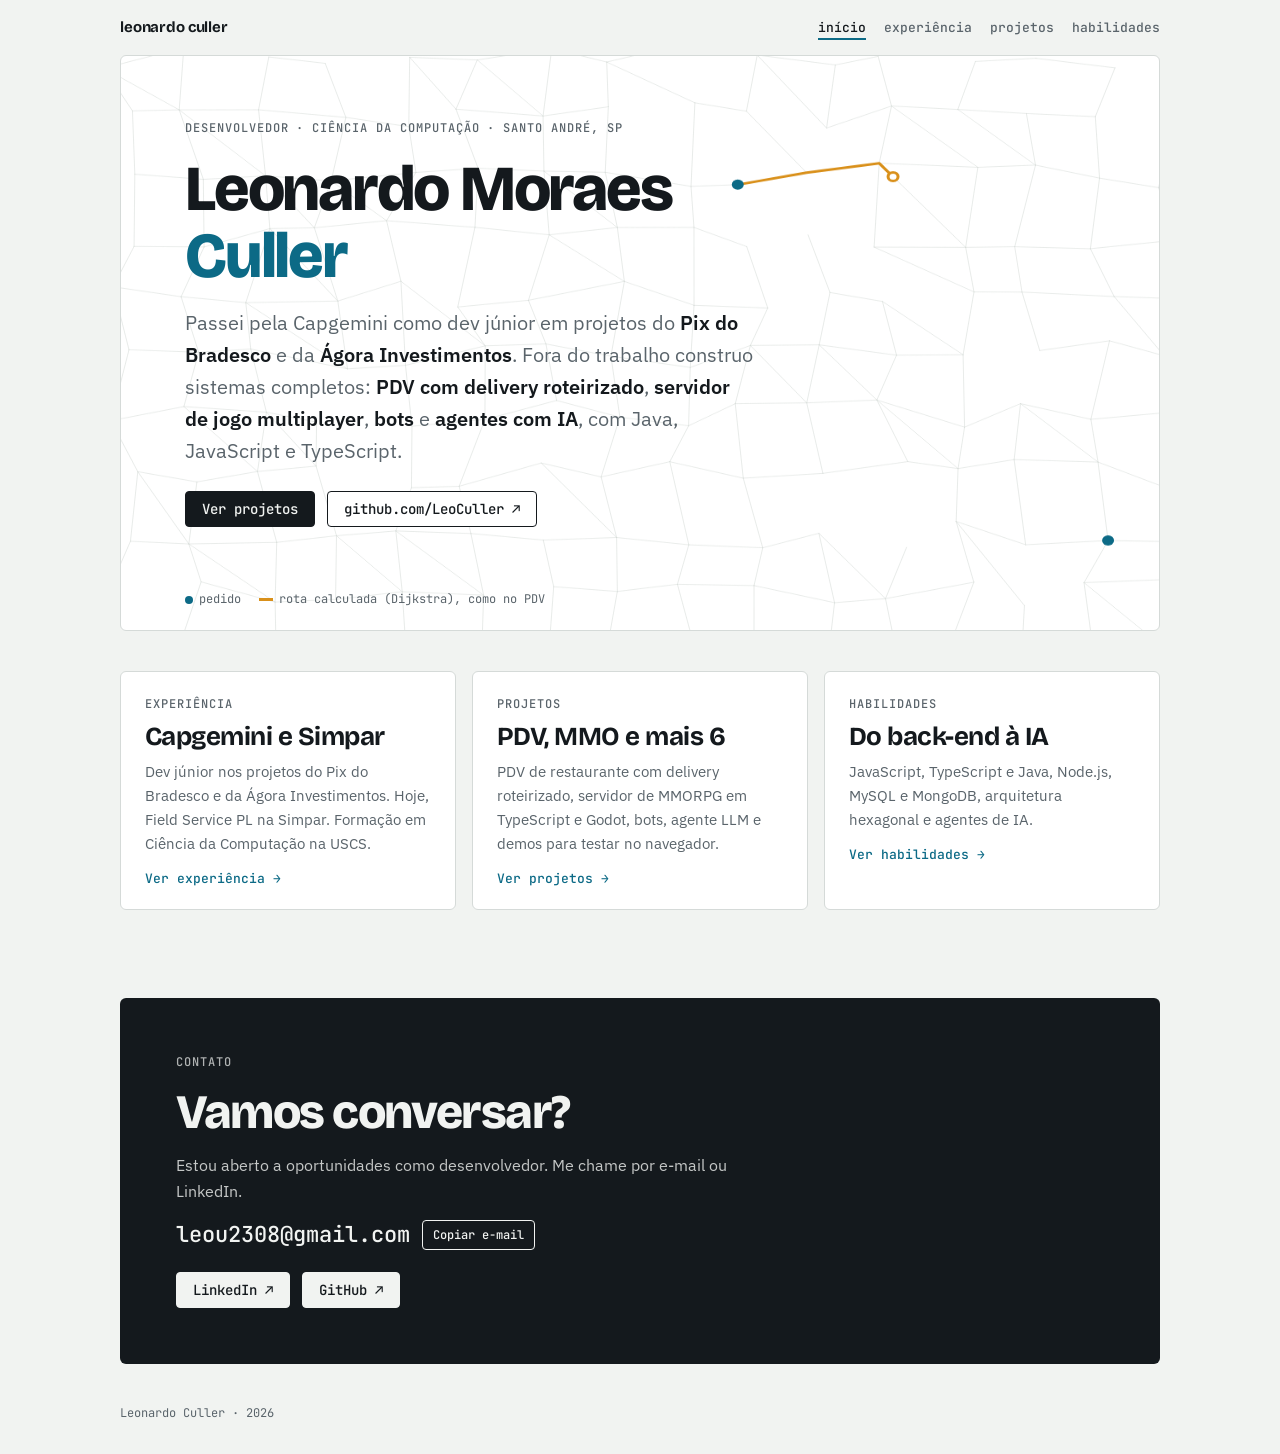
<file: index.html>
<!doctype html>
<html lang="pt-BR">
<head>
<meta charset="utf-8">
<meta name="viewport" content="width=device-width, initial-scale=1, viewport-fit=cover">
<title>Portifolio Leonardo Culler</title>
<meta name="description" content="Desenvolvedor e estudante de Ciência da Computação. Experiência em projetos do Pix do Bradesco e da Ágora Investimentos, além de sistemas próprios com Node.js, TypeScript e IA.">
<meta property="og:type" content="website">
<meta property="og:locale" content="pt_BR">
<meta property="og:site_name" content="Portifolio Leonardo Culler">
<meta property="og:title" content="Leonardo Moraes Culler | Portifolio">
<meta property="og:description" content="Desenvolvedor e estudante de Ciência da Computação. Experiência em projetos do Pix do Bradesco e da Ágora Investimentos, além de sistemas próprios com Node.js, TypeScript e IA.">
<meta property="og:url" content="https://leoculler.github.io/">
<meta property="og:image" content="https://leoculler.github.io/og.png">
<meta property="og:image:width" content="1200">
<meta property="og:image:height" content="630">
<meta name="twitter:card" content="summary_large_image">
<link rel="preconnect" href="https://fonts.googleapis.com">
<link rel="preconnect" href="https://fonts.gstatic.com" crossorigin>
<link rel="stylesheet" href="https://fonts.googleapis.com/css2?family=Bricolage+Grotesque:opsz,wght@12..96,500;12..96,700;12..96,800&family=IBM+Plex+Sans:wght@400;500;600&family=JetBrains+Mono:wght@400;500&display=swap">
<link rel="icon" href="favicon.svg?v=1" type="image/svg+xml">
<link rel="stylesheet" href="style.css?v=3">
</head>
<body>
<div class="wrap">
  <header class="top">
    <a class="mark" href="index.html">leonardo culler</a>
    <nav aria-label="Páginas">
      <a href="index.html" aria-current="page">início</a>
      <a href="experiencia.html">experiência</a>
      <a href="projetos.html">projetos</a>
      <a href="habilidades.html">habilidades</a>
    </nav>
  </header>

  <div class="hero">
    <canvas id="map" aria-hidden="true"></canvas>
    <div class="hero-text">
      <span class="label">Desenvolvedor · Ciência da Computação · Santo André, SP</span>
      <h1>Leonardo Moraes<br><span>Culler</span></h1>
      <p>Passei pela Capgemini como dev júnior em projetos do <strong>Pix do Bradesco</strong> e da <strong>Ágora Investimentos</strong>. Fora do trabalho construo sistemas completos: <strong>PDV com delivery roteirizado</strong>, <strong>servidor de jogo multiplayer</strong>, <strong>bots</strong> e <strong>agentes com IA</strong>, com Java, JavaScript e TypeScript.</p>
      <div class="cta">
        <a class="btn primary" href="projetos.html">Ver projetos</a>
        <a class="btn" href="https://github.com/LeoCuller" target="_blank" rel="noopener">github.com/LeoCuller ↗</a>
      </div>
    </div>
    <div class="legend"><span><i class="n"></i>pedido</span><span><i></i>rota calculada (Dijkstra), como no PDV</span></div>
  </div>

  <section class="home-tiles" aria-label="Seções do portfólio">
    <div class="tiles">
      <a class="tile" href="experiencia.html">
        <span class="label">Experiência</span>
        <h2>Capgemini e Simpar</h2>
        <p>Dev júnior nos projetos do Pix do Bradesco e da Ágora Investimentos. Hoje, Field Service PL na Simpar. Formação em Ciência da Computação na USCS.</p>
        <span class="go">Ver experiência →</span>
      </a>
      <a class="tile" href="projetos.html">
        <span class="label">Projetos</span>
        <h2>PDV, MMO e mais 6</h2>
        <p>PDV de restaurante com delivery roteirizado, servidor de MMORPG em TypeScript e Godot, bots, agente LLM e demos para testar no navegador.</p>
        <span class="go">Ver projetos →</span>
      </a>
      <a class="tile" href="habilidades.html">
        <span class="label">Habilidades</span>
        <h2>Do back-end à IA</h2>
        <p>JavaScript, TypeScript e Java, Node.js, MySQL e MongoDB, arquitetura hexagonal e agentes de IA.</p>
        <span class="go">Ver habilidades →</span>
      </a>
    </div>
  </section>

  <div class="contact" id="contato">
    <span class="label" style="color: inherit; opacity: .7;">Contato</span>
    <h2>Vamos conversar?</h2>
    <p>Estou aberto a oportunidades como desenvolvedor. Me chame por e-mail ou LinkedIn.</p>
    <div class="email"><span id="email">leou2308@gmail.com</span><button type="button" id="copy">Copiar e-mail</button></div>
    <div class="cta">
      <a class="btn" href="https://www.linkedin.com/in/leonardo-moraes-culler-07a629" target="_blank" rel="noopener">LinkedIn ↗</a>
      <a class="btn" href="https://github.com/LeoCuller" target="_blank" rel="noopener">GitHub ↗</a>
    </div>
  </div>
  <footer>Leonardo Culler · 2026</footer>
</div>
<script src="main.js?v=2"></script>
</body>
</html>
</file>
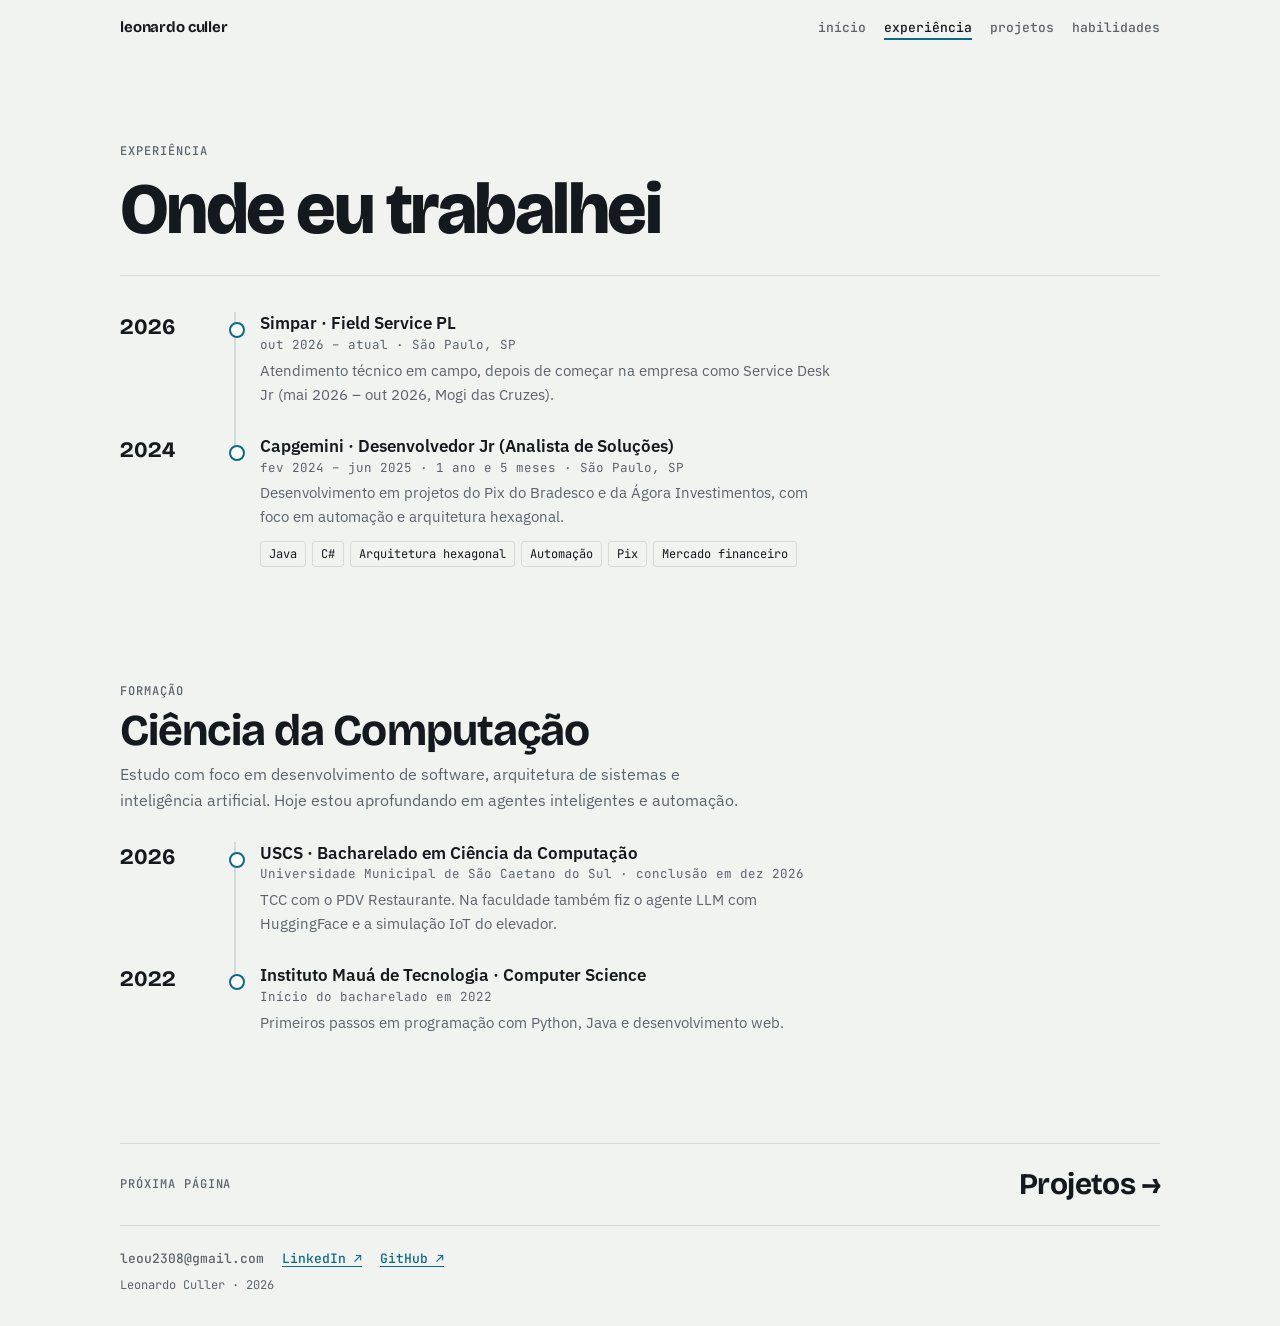
<file: experiencia.html>
<!doctype html>
<html lang="pt-BR">
<head>
<meta charset="utf-8">
<meta name="viewport" content="width=device-width, initial-scale=1, viewport-fit=cover">
<title>Experiência | Portifolio Leonardo Culler</title>
<meta name="description" content="Desenvolvedor e estudante de Ciência da Computação. Experiência em projetos do Pix do Bradesco e da Ágora Investimentos, além de sistemas próprios com Node.js, TypeScript e IA.">
<meta property="og:type" content="website">
<meta property="og:locale" content="pt_BR">
<meta property="og:site_name" content="Portifolio Leonardo Culler">
<meta property="og:title" content="Experiência | Leonardo Moraes Culler">
<meta property="og:description" content="Desenvolvedor e estudante de Ciência da Computação. Experiência em projetos do Pix do Bradesco e da Ágora Investimentos, além de sistemas próprios com Node.js, TypeScript e IA.">
<meta property="og:url" content="https://leoculler.github.io/experiencia.html">
<meta property="og:image" content="https://leoculler.github.io/og.png">
<meta property="og:image:width" content="1200">
<meta property="og:image:height" content="630">
<meta name="twitter:card" content="summary_large_image">
<link rel="preconnect" href="https://fonts.googleapis.com">
<link rel="preconnect" href="https://fonts.gstatic.com" crossorigin>
<link rel="stylesheet" href="https://fonts.googleapis.com/css2?family=Bricolage+Grotesque:opsz,wght@12..96,500;12..96,700;12..96,800&family=IBM+Plex+Sans:wght@400;500;600&family=JetBrains+Mono:wght@400;500&display=swap">
<link rel="icon" href="favicon.svg?v=1" type="image/svg+xml">
<link rel="stylesheet" href="style.css?v=3">
</head>
<body>
<div class="wrap">
  <header class="top">
    <a class="mark" href="index.html">leonardo culler</a>
    <nav aria-label="Páginas">
      <a href="index.html">início</a>
      <a href="experiencia.html" aria-current="page">experiência</a>
      <a href="projetos.html">projetos</a>
      <a href="habilidades.html">habilidades</a>
    </nav>
  </header>

  <section id="experiencia">
    <div class="page-head">
      <span class="label">Experiência</span>
      <h1>Onde eu trabalhei</h1>
    </div>
    <ol class="timeline">
      <li><span class="yr">2026</span><span class="dot"></span><div class="what">
        <h3>Simpar · Field Service PL</h3>
        <span class="when">out 2026 – atual · São Paulo, SP</span>
        <p>Atendimento técnico em campo, depois de começar na empresa como Service Desk Jr (mai 2026 – out 2026, Mogi das Cruzes).</p>
      </div></li>
      <li><span class="yr">2024</span><span class="dot"></span><div class="what">
        <h3>Capgemini · Desenvolvedor Jr (Analista de Soluções)</h3>
        <span class="when">fev 2024 – jun 2025 · 1 ano e 5 meses · São Paulo, SP</span>
        <p>Desenvolvimento em projetos do Pix do Bradesco e da Ágora Investimentos, com foco em automação e arquitetura hexagonal.</p>
        <div class="stack"><span>Java</span><span>C#</span><span>Arquitetura hexagonal</span><span>Automação</span><span>Pix</span><span>Mercado financeiro</span></div>
      </div></li>
    </ol>
  </section>

  <section id="formacao">
    <div class="sec-head">
      <span class="label">Formação</span>
      <h2>Ciência da Computação</h2>
      <p>Estudo com foco em desenvolvimento de software, arquitetura de sistemas e inteligência artificial. Hoje estou aprofundando em agentes inteligentes e automação.</p>
    </div>
    <ol class="timeline">
      <li><span class="yr">2026</span><span class="dot"></span><div class="what">
        <h3>USCS · Bacharelado em Ciência da Computação</h3>
        <span class="when">Universidade Municipal de São Caetano do Sul · conclusão em dez 2026</span>
        <p>TCC com o PDV Restaurante. Na faculdade também fiz o agente LLM com HuggingFace e a simulação IoT do elevador.</p>
      </div></li>
      <li><span class="yr">2022</span><span class="dot"></span><div class="what">
        <h3>Instituto Mauá de Tecnologia · Computer Science</h3>
        <span class="when">Início do bacharelado em 2022</span>
        <p>Primeiros passos em programação com Python, Java e desenvolvimento web.</p>
      </div></li>
    </ol>
  </section>

  <nav class="next" aria-label="Próxima página">
    <span class="label">Próxima página</span>
    <a href="projetos.html">Projetos →</a>
  </nav>
  <div class="foot-contact">
    <span>leou2308@gmail.com</span>
    <a href="https://www.linkedin.com/in/leonardo-moraes-culler-07a629" target="_blank" rel="noopener">LinkedIn ↗</a>
    <a href="https://github.com/LeoCuller" target="_blank" rel="noopener">GitHub ↗</a>
  </div>
  <footer>Leonardo Culler · 2026</footer>
</div>
<script src="main.js?v=2"></script>
</body>
</html>
</file>
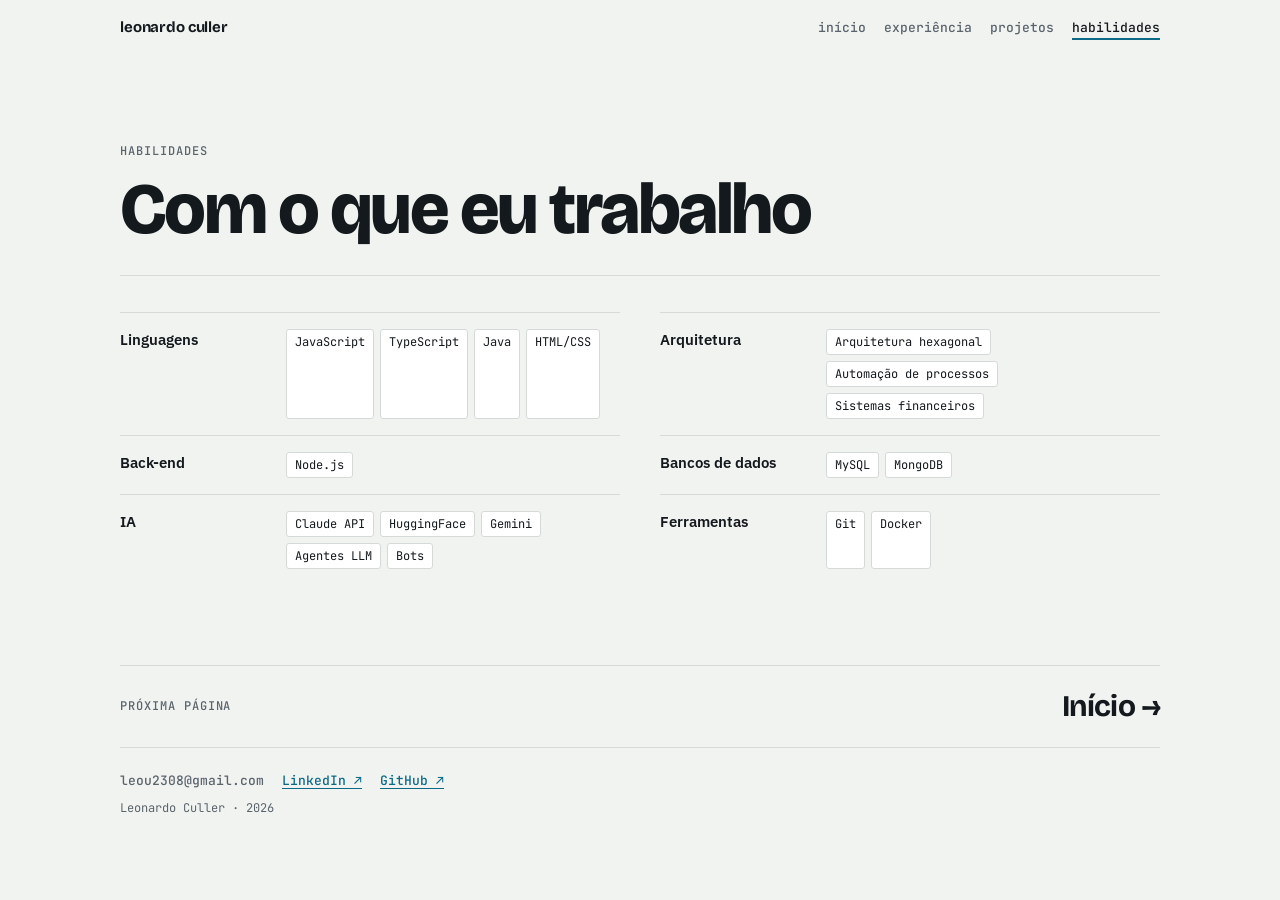
<file: habilidades.html>
<!doctype html>
<html lang="pt-BR">
<head>
<meta charset="utf-8">
<meta name="viewport" content="width=device-width, initial-scale=1, viewport-fit=cover">
<title>Habilidades | Portifolio Leonardo Culler</title>
<meta name="description" content="Desenvolvedor e estudante de Ciência da Computação. Experiência em projetos do Pix do Bradesco e da Ágora Investimentos, além de sistemas próprios com Node.js, TypeScript e IA.">
<meta property="og:type" content="website">
<meta property="og:locale" content="pt_BR">
<meta property="og:site_name" content="Portifolio Leonardo Culler">
<meta property="og:title" content="Habilidades | Leonardo Moraes Culler">
<meta property="og:description" content="Desenvolvedor e estudante de Ciência da Computação. Experiência em projetos do Pix do Bradesco e da Ágora Investimentos, além de sistemas próprios com Node.js, TypeScript e IA.">
<meta property="og:url" content="https://leoculler.github.io/habilidades.html">
<meta property="og:image" content="https://leoculler.github.io/og.png">
<meta property="og:image:width" content="1200">
<meta property="og:image:height" content="630">
<meta name="twitter:card" content="summary_large_image">
<link rel="preconnect" href="https://fonts.googleapis.com">
<link rel="preconnect" href="https://fonts.gstatic.com" crossorigin>
<link rel="stylesheet" href="https://fonts.googleapis.com/css2?family=Bricolage+Grotesque:opsz,wght@12..96,500;12..96,700;12..96,800&family=IBM+Plex+Sans:wght@400;500;600&family=JetBrains+Mono:wght@400;500&display=swap">
<link rel="icon" href="favicon.svg?v=1" type="image/svg+xml">
<link rel="stylesheet" href="style.css?v=3">
</head>
<body>
<div class="wrap">
  <header class="top">
    <a class="mark" href="index.html">leonardo culler</a>
    <nav aria-label="Páginas">
      <a href="index.html">início</a>
      <a href="experiencia.html">experiência</a>
      <a href="projetos.html">projetos</a>
      <a href="habilidades.html" aria-current="page">habilidades</a>
    </nav>
  </header>

  <section id="habilidades">
    <div class="page-head">
      <span class="label">Habilidades</span>
      <h1>Com o que eu trabalho</h1>
    </div>
    <div class="skills">
      <div class="skill"><h3>Linguagens</h3><div class="stack"><span>JavaScript</span><span>TypeScript</span><span>Java</span><span>HTML/CSS</span></div></div>
      <div class="skill"><h3>Arquitetura</h3><div class="stack"><span>Arquitetura hexagonal</span><span>Automação de processos</span><span>Sistemas financeiros</span></div></div>
      <div class="skill"><h3>Back-end</h3><div class="stack"><span>Node.js</span></div></div>
      <div class="skill"><h3>Bancos de dados</h3><div class="stack"><span>MySQL</span><span>MongoDB</span></div></div>
      <div class="skill"><h3>IA</h3><div class="stack"><span>Claude API</span><span>HuggingFace</span><span>Gemini</span><span>Agentes LLM</span><span>Bots</span></div></div>
      <div class="skill"><h3>Ferramentas</h3><div class="stack"><span>Git</span><span>Docker</span></div></div>
    </div>
  </section>

  <nav class="next" aria-label="Próxima página">
    <span class="label">Próxima página</span>
    <a href="index.html">Início →</a>
  </nav>
  <div class="foot-contact">
    <span>leou2308@gmail.com</span>
    <a href="https://www.linkedin.com/in/leonardo-moraes-culler-07a629" target="_blank" rel="noopener">LinkedIn ↗</a>
    <a href="https://github.com/LeoCuller" target="_blank" rel="noopener">GitHub ↗</a>
  </div>
  <footer>Leonardo Culler · 2026</footer>
</div>
<script src="main.js?v=2"></script>
</body>
</html>
</file>
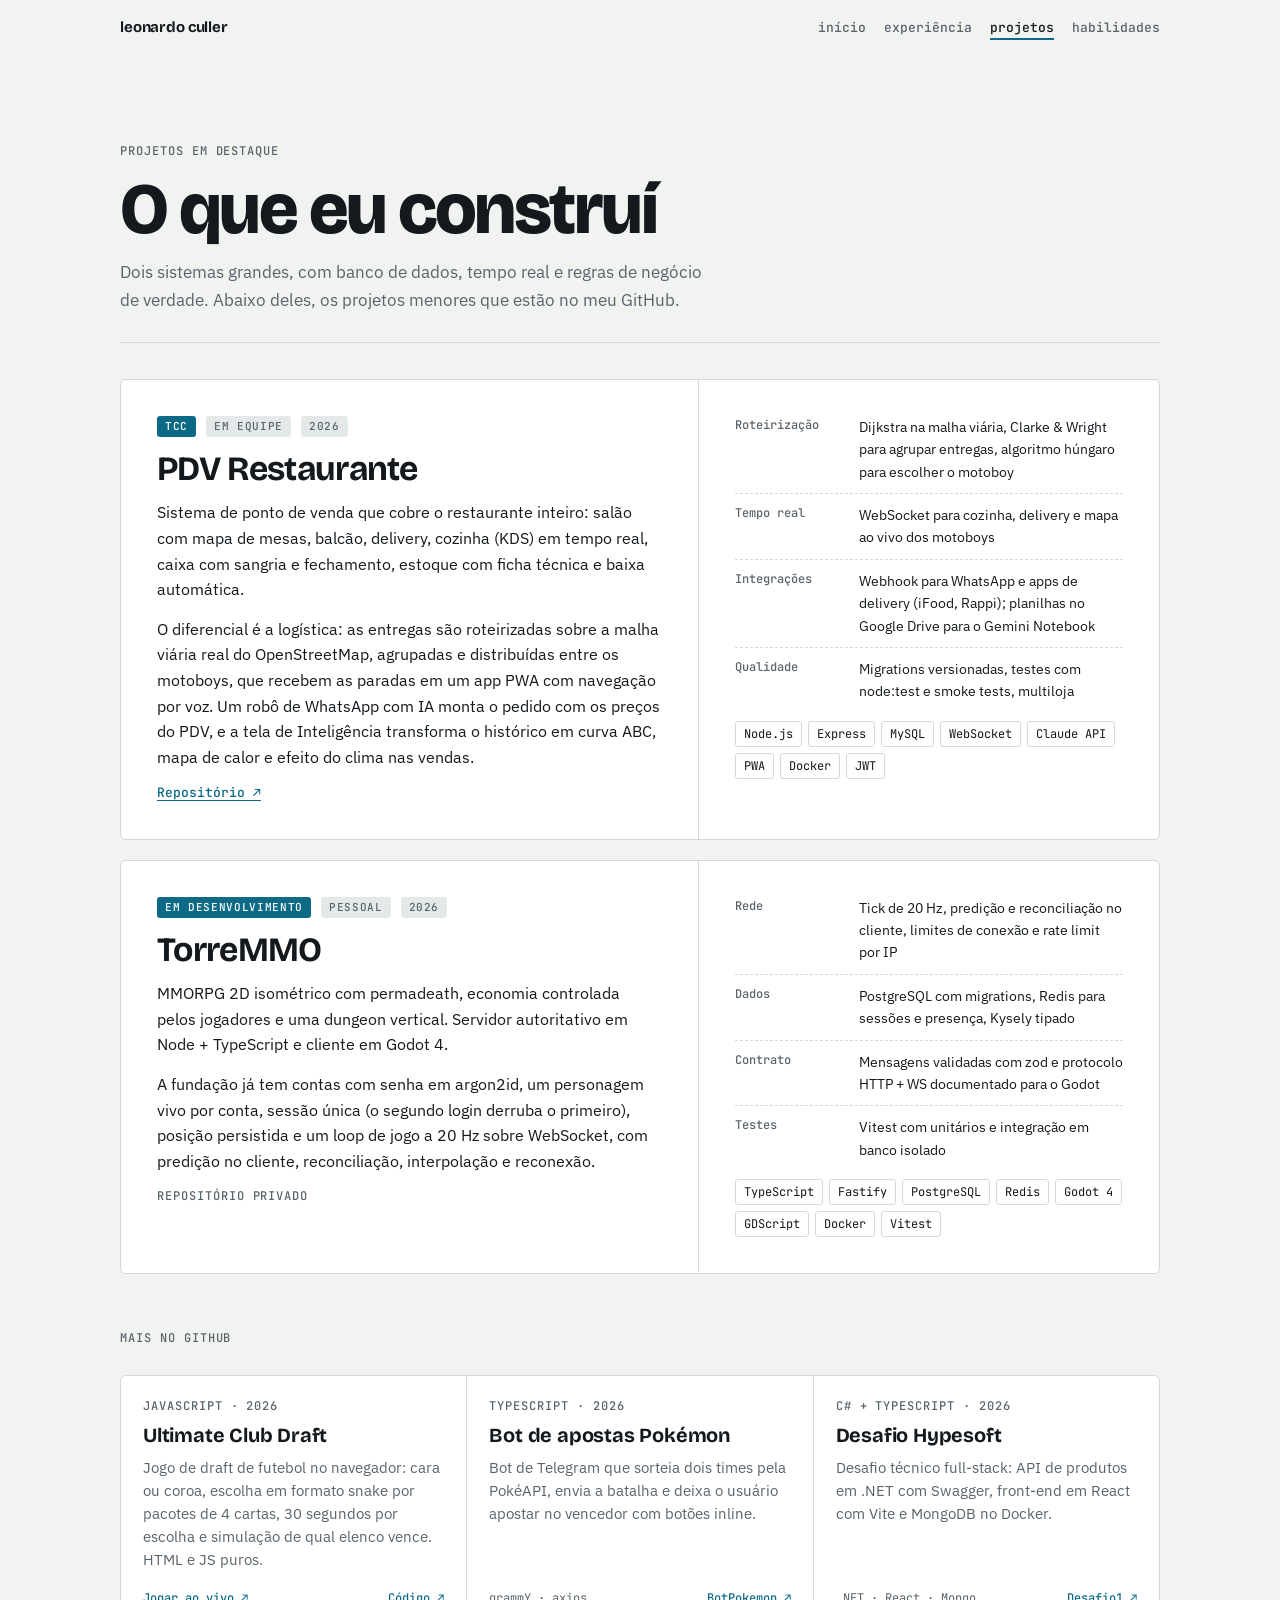
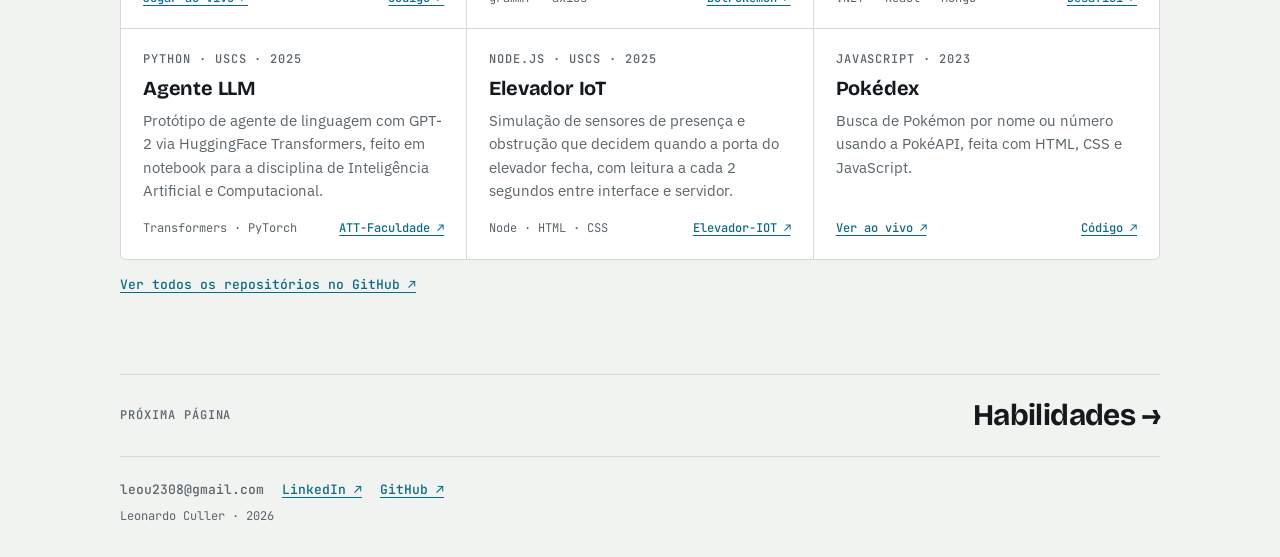
<file: projetos.html>
<!doctype html>
<html lang="pt-BR">
<head>
<meta charset="utf-8">
<meta name="viewport" content="width=device-width, initial-scale=1, viewport-fit=cover">
<title>Projetos | Portifolio Leonardo Culler</title>
<meta name="description" content="Desenvolvedor e estudante de Ciência da Computação. Experiência em projetos do Pix do Bradesco e da Ágora Investimentos, além de sistemas próprios com Node.js, TypeScript e IA.">
<meta property="og:type" content="website">
<meta property="og:locale" content="pt_BR">
<meta property="og:site_name" content="Portifolio Leonardo Culler">
<meta property="og:title" content="Projetos | Leonardo Moraes Culler">
<meta property="og:description" content="Desenvolvedor e estudante de Ciência da Computação. Experiência em projetos do Pix do Bradesco e da Ágora Investimentos, além de sistemas próprios com Node.js, TypeScript e IA.">
<meta property="og:url" content="https://leoculler.github.io/projetos.html">
<meta property="og:image" content="https://leoculler.github.io/og.png">
<meta property="og:image:width" content="1200">
<meta property="og:image:height" content="630">
<meta name="twitter:card" content="summary_large_image">
<link rel="preconnect" href="https://fonts.googleapis.com">
<link rel="preconnect" href="https://fonts.gstatic.com" crossorigin>
<link rel="stylesheet" href="https://fonts.googleapis.com/css2?family=Bricolage+Grotesque:opsz,wght@12..96,500;12..96,700;12..96,800&family=IBM+Plex+Sans:wght@400;500;600&family=JetBrains+Mono:wght@400;500&display=swap">
<link rel="icon" href="favicon.svg?v=1" type="image/svg+xml">
<link rel="stylesheet" href="style.css?v=3">
</head>
<body>
<div class="wrap">
  <header class="top">
    <a class="mark" href="index.html">leonardo culler</a>
    <nav aria-label="Páginas">
      <a href="index.html">início</a>
      <a href="experiencia.html">experiência</a>
      <a href="projetos.html" aria-current="page">projetos</a>
      <a href="habilidades.html">habilidades</a>
    </nav>
  </header>

  <section id="projetos">
    <div class="page-head">
      <span class="label">Projetos em destaque</span>
      <h1>O que eu construí</h1>
      <p>Dois sistemas grandes, com banco de dados, tempo real e regras de negócio de verdade. Abaixo deles, os projetos menores que estão no meu GitHub.</p>
    </div>

    <article class="feature">
      <div class="main">
        <div class="meta"><span class="tag live">TCC</span><span class="tag">Em equipe</span><span class="tag">2026</span></div>
        <h3>PDV Restaurante</h3>
        <p>Sistema de ponto de venda que cobre o restaurante inteiro: salão com mapa de mesas, balcão, delivery, cozinha (KDS) em tempo real, caixa com sangria e fechamento, estoque com ficha técnica e baixa automática.</p>
        <p>O diferencial é a logística: as entregas são roteirizadas sobre a malha viária real do OpenStreetMap, agrupadas e distribuídas entre os motoboys, que recebem as paradas em um app PWA com navegação por voz. Um robô de WhatsApp com IA monta o pedido com os preços do PDV, e a tela de Inteligência transforma o histórico em curva ABC, mapa de calor e efeito do clima nas vendas.</p>
        <div class="links"><a href="https://github.com/stefanomrtt/pdv-restaurante" target="_blank" rel="noopener">Repositório ↗</a></div>
      </div>
      <div class="side">
        <ul class="spec">
          <li><b>Roteirização</b><span>Dijkstra na malha viária, Clarke &amp; Wright para agrupar entregas, algoritmo húngaro para escolher o motoboy</span></li>
          <li><b>Tempo real</b><span>WebSocket para cozinha, delivery e mapa ao vivo dos motoboys</span></li>
          <li><b>Integrações</b><span>Webhook para WhatsApp e apps de delivery (iFood, Rappi); planilhas no Google Drive para o Gemini Notebook</span></li>
          <li><b>Qualidade</b><span>Migrations versionadas, testes com node:test e smoke tests, multiloja</span></li>
        </ul>
        <div class="stack"><span>Node.js</span><span>Express</span><span>MySQL</span><span>WebSocket</span><span>Claude API</span><span>PWA</span><span>Docker</span><span>JWT</span></div>
      </div>
    </article>

    <article class="feature">
      <div class="main">
        <div class="meta"><span class="tag live">Em desenvolvimento</span><span class="tag">Pessoal</span><span class="tag">2026</span></div>
        <h3>TorreMMO</h3>
        <p>MMORPG 2D isométrico com permadeath, economia controlada pelos jogadores e uma dungeon vertical. Servidor autoritativo em Node + TypeScript e cliente em Godot 4.</p>
        <p>A fundação já tem contas com senha em argon2id, um personagem vivo por conta, sessão única (o segundo login derruba o primeiro), posição persistida e um loop de jogo a 20 Hz sobre WebSocket, com predição no cliente, reconciliação, interpolação e reconexão.</p>
        <div class="links"><span class="label">Repositório privado</span></div>
      </div>
      <div class="side">
        <ul class="spec">
          <li><b>Rede</b><span>Tick de 20 Hz, predição e reconciliação no cliente, limites de conexão e rate limit por IP</span></li>
          <li><b>Dados</b><span>PostgreSQL com migrations, Redis para sessões e presença, Kysely tipado</span></li>
          <li><b>Contrato</b><span>Mensagens validadas com zod e protocolo HTTP + WS documentado para o Godot</span></li>
          <li><b>Testes</b><span>Vitest com unitários e integração em banco isolado</span></li>
        </ul>
        <div class="stack"><span>TypeScript</span><span>Fastify</span><span>PostgreSQL</span><span>Redis</span><span>Godot 4</span><span>GDScript</span><span>Docker</span><span>Vitest</span></div>
      </div>
    </article>

    <div class="sec-head" style="margin-top: 56px;">
      <span class="label">Mais no GitHub</span>
    </div>
    <div class="grid">
      <div class="card">
        <span class="label">JavaScript · 2026</span>
        <h3>Ultimate Club Draft</h3>
        <p>Jogo de draft de futebol no navegador: cara ou coroa, escolha em formato snake por pacotes de 4 cartas, 30 segundos por escolha e simulação de qual elenco vence. HTML e JS puros.</p>
        <div class="foot"><a href="https://leoculler.github.io/Snake-Draft/" target="_blank" rel="noopener">Jogar ao vivo ↗</a><a href="https://github.com/LeoCuller/Snake-Draft" target="_blank" rel="noopener">Código ↗</a></div>
      </div>
      <div class="card">
        <span class="label">TypeScript · 2026</span>
        <h3>Bot de apostas Pokémon</h3>
        <p>Bot de Telegram que sorteia dois times pela PokéAPI, envia a batalha e deixa o usuário apostar no vencedor com botões inline.</p>
        <div class="foot"><span>grammY · axios</span><a href="https://github.com/LeoCuller/BotPokemon" target="_blank" rel="noopener">BotPokemon ↗</a></div>
      </div>
      <div class="card">
        <span class="label">C# + TypeScript · 2026</span>
        <h3>Desafio Hypesoft</h3>
        <p>Desafio técnico full-stack: API de produtos em .NET com Swagger, front-end em React com Vite e MongoDB no Docker.</p>
        <div class="foot"><span>.NET · React · Mongo</span><a href="https://github.com/LeoCuller/Desafio1" target="_blank" rel="noopener">Desafio1 ↗</a></div>
      </div>
      <div class="card">
        <span class="label">Python · USCS · 2025</span>
        <h3>Agente LLM</h3>
        <p>Protótipo de agente de linguagem com GPT-2 via HuggingFace Transformers, feito em notebook para a disciplina de Inteligência Artificial e Computacional.</p>
        <div class="foot"><span>Transformers · PyTorch</span><a href="https://github.com/LeoCuller/ATT-Faculdade" target="_blank" rel="noopener">ATT-Faculdade ↗</a></div>
      </div>
      <div class="card">
        <span class="label">Node.js · USCS · 2025</span>
        <h3>Elevador IoT</h3>
        <p>Simulação de sensores de presença e obstrução que decidem quando a porta do elevador fecha, com leitura a cada 2 segundos entre interface e servidor.</p>
        <div class="foot"><span>Node · HTML · CSS</span><a href="https://github.com/LeoCuller/Elevador-IOT" target="_blank" rel="noopener">Elevador-IOT ↗</a></div>
      </div>
      <div class="card">
        <span class="label">JavaScript · 2023</span>
        <h3>Pokédex</h3>
        <p>Busca de Pokémon por nome ou número usando a PokéAPI, feita com HTML, CSS e JavaScript.</p>
        <div class="foot"><a href="https://leoculler.github.io/Pokedex/Pokedex/" target="_blank" rel="noopener">Ver ao vivo ↗</a><a href="https://github.com/LeoCuller/Pokedex" target="_blank" rel="noopener">Código ↗</a></div>
      </div>
    </div>
    <p class="more-repos"><a href="https://github.com/LeoCuller?tab=repositories" target="_blank" rel="noopener">Ver todos os repositórios no GitHub ↗</a></p>
  </section>

  <nav class="next" aria-label="Próxima página">
    <span class="label">Próxima página</span>
    <a href="habilidades.html">Habilidades →</a>
  </nav>
  <div class="foot-contact">
    <span>leou2308@gmail.com</span>
    <a href="https://www.linkedin.com/in/leonardo-moraes-culler-07a629" target="_blank" rel="noopener">LinkedIn ↗</a>
    <a href="https://github.com/LeoCuller" target="_blank" rel="noopener">GitHub ↗</a>
  </div>
  <footer>Leonardo Culler · 2026</footer>
</div>
<script src="main.js?v=2"></script>
</body>
</html>
</file>
<file: style.css>
:root { padding-top: env(safe-area-inset-top, 0px); padding-bottom: env(safe-area-inset-bottom, 0px); }
body { margin: 0; }
img { max-width: 100%; }
[hidden] { display: none !important; }
html { scroll-behavior: smooth; }

/* Layout: uma coluna editorial; o hero é um mapa de rotas (o grafo do PDV) com o nome por cima;
   projetos em destaque como "fichas técnicas" largas, o resto em grade compacta. */
:root {
  --bg: #F1F3F1;
  --surface: #FFFFFF;
  --ink: #14191D;
  --muted: #5A646B;
  --line: #D5DAD8;
  --accent: #0C6A86;
  --route: #D9901A;
  --chip: #E3E9E8;
  --display: "Bricolage Grotesque", "Segoe UI", system-ui, sans-serif;
  --body: "IBM Plex Sans", "Segoe UI", system-ui, sans-serif;
  --mono: "JetBrains Mono", ui-monospace, "Cascadia Mono", Consolas, monospace;
}
@media (prefers-color-scheme: dark) {
  :root:not([data-theme="light"]) {
    --bg: #0E1316; --surface: #151C20; --ink: #E5EAEC; --muted: #93A0A7;
    --line: #26323A; --accent: #5BB8D4; --route: #E8A93E; --chip: #1C262C;
    color-scheme: dark;
  }
}
:root[data-theme="dark"] {
  --bg: #0E1316; --surface: #151C20; --ink: #E5EAEC; --muted: #93A0A7;
  --line: #26323A; --accent: #5BB8D4; --route: #E8A93E; --chip: #1C262C;
  color-scheme: dark;
}

* { box-sizing: border-box; }
body {
  background: var(--bg); color: var(--ink);
  font: 400 16px/1.6 var(--body);
  padding-left: max(16px, env(safe-area-inset-left, 0px));
  padding-right: max(16px, env(safe-area-inset-right, 0px));
}
a { color: var(--accent); text-underline-offset: 3px; }
a:focus-visible, button:focus-visible { outline: 2px solid var(--accent); outline-offset: 3px; border-radius: 4px; }
.wrap { max-width: 1040px; margin: 0 auto; }
h1, h2, h3 { font-family: var(--display); text-wrap: balance; margin: 0; line-height: 1.05; }
.label { font: 500 12px/1.4 var(--mono); letter-spacing: .08em; text-transform: uppercase; color: var(--muted); }

/* topo */
.top { display: flex; justify-content: space-between; align-items: center; gap: 16px; padding-block: 20px; flex-wrap: wrap; }
.top nav { display: flex; gap: 18px; flex-wrap: wrap; font: 500 13px/1 var(--mono); }
.top nav a { color: var(--muted); text-decoration: none; }
.top nav a:hover { color: var(--ink); }
.mark { font: 700 15px/1 var(--display); letter-spacing: -.01em; }

/* hero */
.hero { position: relative; border: 1px solid var(--line); border-radius: 6px; background: var(--surface); overflow: hidden; }
.hero canvas { position: absolute; inset: 0; width: 100%; height: 100%; display: block; }
.hero-text { position: relative; padding: clamp(28px, 6vw, 64px); display: grid; gap: 18px; max-width: 700px; }
.hero h1 { font-size: clamp(34px, 6vw, 64px); font-weight: 800; letter-spacing: -.035em; }
.hero h1 span { color: var(--accent); }
.hero p { margin: 0; font-size: clamp(17px, 2.1vw, 20px); color: var(--muted); max-width: 52ch; }
.hero p strong { color: var(--ink); font-weight: 600; }
.cta { display: flex; gap: 12px; flex-wrap: wrap; margin-top: 6px; }
.btn { display: inline-flex; align-items: center; gap: 8px; padding: 10px 16px; border-radius: 4px; font: 500 14px/1 var(--mono); text-decoration: none; border: 1px solid var(--ink); color: var(--ink); background: var(--surface); }
.btn.primary { background: var(--ink); color: var(--bg); }
.btn:hover { border-color: var(--accent); }
.legend { position: relative; display: flex; gap: 18px; flex-wrap: wrap; padding: 0 clamp(28px, 6vw, 64px) 22px; font: 400 12px/1.4 var(--mono); color: var(--muted); }
.legend i { display: inline-block; width: 14px; height: 3px; vertical-align: middle; margin-right: 6px; background: var(--route); }
.legend i.n { width: 8px; height: 8px; border-radius: 50%; background: var(--accent); }

section { padding-block: clamp(48px, 8vw, 88px) 0; }
.sec-head { display: grid; gap: 8px; margin-bottom: 28px; }
.sec-head h2 { font-size: clamp(30px, 5vw, 44px); font-weight: 700; letter-spacing: -.02em; }
.sec-head p { margin: 0; color: var(--muted); max-width: 62ch; }

/* projetos em destaque */
.feature { display: grid; grid-template-columns: minmax(0, 1.25fr) minmax(0, 1fr); gap: 0; border: 1px solid var(--line); border-radius: 6px; background: var(--surface); overflow: hidden; }
.feature + .feature { margin-top: 20px; }
.feature .main { padding: clamp(22px, 4vw, 36px); display: grid; gap: 14px; align-content: start; min-width: 0; }
.feature .side { padding: clamp(22px, 4vw, 36px); border-left: 1px solid var(--line); display: grid; gap: 18px; align-content: start; min-width: 0; }
.feature h3 { font-size: clamp(26px, 3.6vw, 34px); font-weight: 700; letter-spacing: -.02em; }
.feature p { margin: 0; }
.meta { display: flex; gap: 10px; flex-wrap: wrap; align-items: center; }
.tag { font: 500 11px/1 var(--mono); letter-spacing: .06em; text-transform: uppercase; padding: 5px 8px; border-radius: 3px; background: var(--chip); color: var(--muted); }
.tag.live { background: var(--accent); color: var(--surface); }
.spec { list-style: none; margin: 0; padding: 0; display: grid; gap: 10px; }
.spec li { display: grid; grid-template-columns: 112px minmax(0, 1fr); gap: 12px; font-size: 14px; border-top: 1px dashed var(--line); padding-top: 10px; }
.spec li:first-child { border-top: 0; padding-top: 0; }
.spec b { font: 500 12px/1.6 var(--mono); color: var(--muted); font-weight: 500; }
.stack { display: flex; flex-wrap: wrap; gap: 6px; }
.stack span { font: 400 12px/1 var(--mono); padding: 6px 8px; border: 1px solid var(--line); border-radius: 3px; }
.links { display: flex; gap: 16px; flex-wrap: wrap; font: 500 13px/1.4 var(--mono); }

/* outros projetos */
.grid { display: grid; grid-template-columns: repeat(3, minmax(0, 1fr)); gap: 1px; background: var(--line); border: 1px solid var(--line); border-radius: 6px; overflow: hidden; }
.card { background: var(--surface); padding: 22px; display: grid; gap: 10px; grid-template-rows: auto auto 1fr auto; min-width: 0; }
.card h3 { font-size: 20px; font-weight: 700; letter-spacing: -.01em; }
.card p { margin: 0; font-size: 14.5px; color: var(--muted); }
.card .foot { display: flex; justify-content: space-between; align-items: center; gap: 10px; font: 400 12px/1.4 var(--mono); color: var(--muted); padding-top: 8px; }
.card .foot a { font-weight: 500; }

/* habilidades */
.skills { display: grid; grid-template-columns: repeat(2, minmax(0, 1fr)); gap: 0 40px; }
.skill { display: grid; grid-template-columns: 150px minmax(0, 1fr); gap: 16px; padding-block: 16px; border-top: 1px solid var(--line); }
.skill h3 { font: 600 15px/1.4 var(--body); }
.skill .stack span { background: var(--surface); }

/* trajetória */
.timeline { list-style: none; margin: 0; padding: 0; display: grid; gap: 0; }
.timeline li { display: grid; grid-template-columns: 90px 18px minmax(0, 1fr); gap: 16px; }
.timeline .yr { font: 700 22px/1.2 var(--display); font-variant-numeric: tabular-nums; padding-top: 2px; }
.timeline .dot { position: relative; }
.timeline .dot::before { content: ""; position: absolute; left: 8px; top: 0; bottom: 0; width: 2px; background: var(--line); }
.timeline .dot::after { content: ""; position: absolute; left: 3px; top: 10px; width: 12px; height: 12px; border-radius: 50%; background: var(--surface); border: 2px solid var(--accent); }
.timeline li:last-child .dot::before { bottom: auto; height: 16px; }
.timeline .what { padding-bottom: 28px; }
.timeline .what h3 { font: 600 17px/1.4 var(--body); }
.timeline .what p { margin: 4px 0 0; color: var(--muted); font-size: 15px; max-width: 64ch; }
.timeline .what .when { display: block; font: 400 12.5px/1.5 var(--mono); color: var(--muted); }
.timeline .what .stack { margin-top: 12px; }
.contact .email { display: flex; gap: 12px; align-items: center; flex-wrap: wrap; font: 500 clamp(17px, 2.4vw, 22px)/1.3 var(--mono); }
.contact .email span { user-select: all; overflow-wrap: anywhere; }
.contact .email button { font: 500 12px/1 var(--mono); padding: 8px 10px; border-radius: 4px; border: 1px solid var(--bg); background: transparent; color: var(--bg); cursor: pointer; }

/* contato */
.contact { margin-block: clamp(48px, 8vw, 88px) 40px; border-radius: 6px; background: var(--ink); color: var(--bg); padding: clamp(28px, 6vw, 56px); display: grid; gap: 16px; }
.contact h2 { font-size: clamp(30px, 5vw, 48px); font-weight: 800; letter-spacing: -.03em; }
.contact p { margin: 0; max-width: 56ch; opacity: .8; }
.contact .btn { background: var(--bg); color: var(--ink); border-color: var(--bg); }
footer { padding-block: 0 32px; font: 400 12px/1.5 var(--mono); color: var(--muted); }

@media (max-width: 820px) {
  .feature { grid-template-columns: minmax(0, 1fr); }
  .feature .side { border-left: 0; border-top: 1px solid var(--line); }
  .grid { grid-template-columns: repeat(2, minmax(0, 1fr)); }
  .skills { grid-template-columns: minmax(0, 1fr); }
}
@media (max-width: 560px) {
  .grid { grid-template-columns: minmax(0, 1fr); }
  .skill, .spec li { grid-template-columns: minmax(0, 1fr); gap: 6px; }
  .timeline li { grid-template-columns: 56px 18px minmax(0, 1fr); gap: 10px; }
  .timeline .yr { font-size: 18px; }
  .top nav { gap: 14px; }
}

/* páginas separadas */
.top nav a[aria-current="page"] { color: var(--ink); text-decoration: underline; text-decoration-color: var(--accent); text-decoration-thickness: 2px; text-underline-offset: 6px; }
.mark { color: var(--ink); text-decoration: none; }
.page-head { display: grid; gap: 12px; padding-block: clamp(28px, 6vw, 64px) 0; border-bottom: 1px solid var(--line); padding-bottom: 28px; }
.page-head h1 { font-size: clamp(40px, 7vw, 72px); font-weight: 800; letter-spacing: -.035em; }
.page-head p { margin: 0; color: var(--muted); max-width: 60ch; font-size: 17px; }

.tiles { display: grid; grid-template-columns: repeat(3, minmax(0, 1fr)); gap: 16px; }
.tile { display: grid; gap: 10px; align-content: start; padding: 24px; border: 1px solid var(--line); border-radius: 6px; background: var(--surface); color: var(--ink); text-decoration: none; transition: border-color .15s, transform .15s; }
.tile:hover { border-color: var(--accent); transform: translateY(-2px); }
.tile h2 { font-size: 26px; font-weight: 700; letter-spacing: -.02em; }
.tile p { margin: 0; color: var(--muted); font-size: 15px; }
.tile .go { font: 500 13px/1 var(--mono); color: var(--accent); margin-top: 6px; }
.home-tiles { padding-top: 40px; }

.next { display: flex; justify-content: space-between; align-items: center; gap: 16px; flex-wrap: wrap; margin-top: clamp(48px, 8vw, 80px); padding-block: 24px; border-top: 1px solid var(--line); border-bottom: 1px solid var(--line); }
.next a { font: 700 clamp(22px, 3.4vw, 30px)/1.1 var(--display); letter-spacing: -.02em; color: var(--ink); text-decoration: none; }
.next a:hover { color: var(--accent); }
.foot-contact { display: flex; gap: 18px; flex-wrap: wrap; padding-block: 24px 8px; font: 500 13px/1.4 var(--mono); }
.foot-contact span { color: var(--muted); }

@media (prefers-reduced-motion: reduce) { .tile { transition: none; } .tile:hover { transform: none; } html { scroll-behavior: auto; } }
@media (max-width: 820px) { .tiles { grid-template-columns: minmax(0, 1fr); } }
section > .page-head { padding-top: 0; margin-bottom: 36px; }
.more-repos { margin: 16px 0 0; font: 500 13px/1.4 var(--mono); }
</file>
